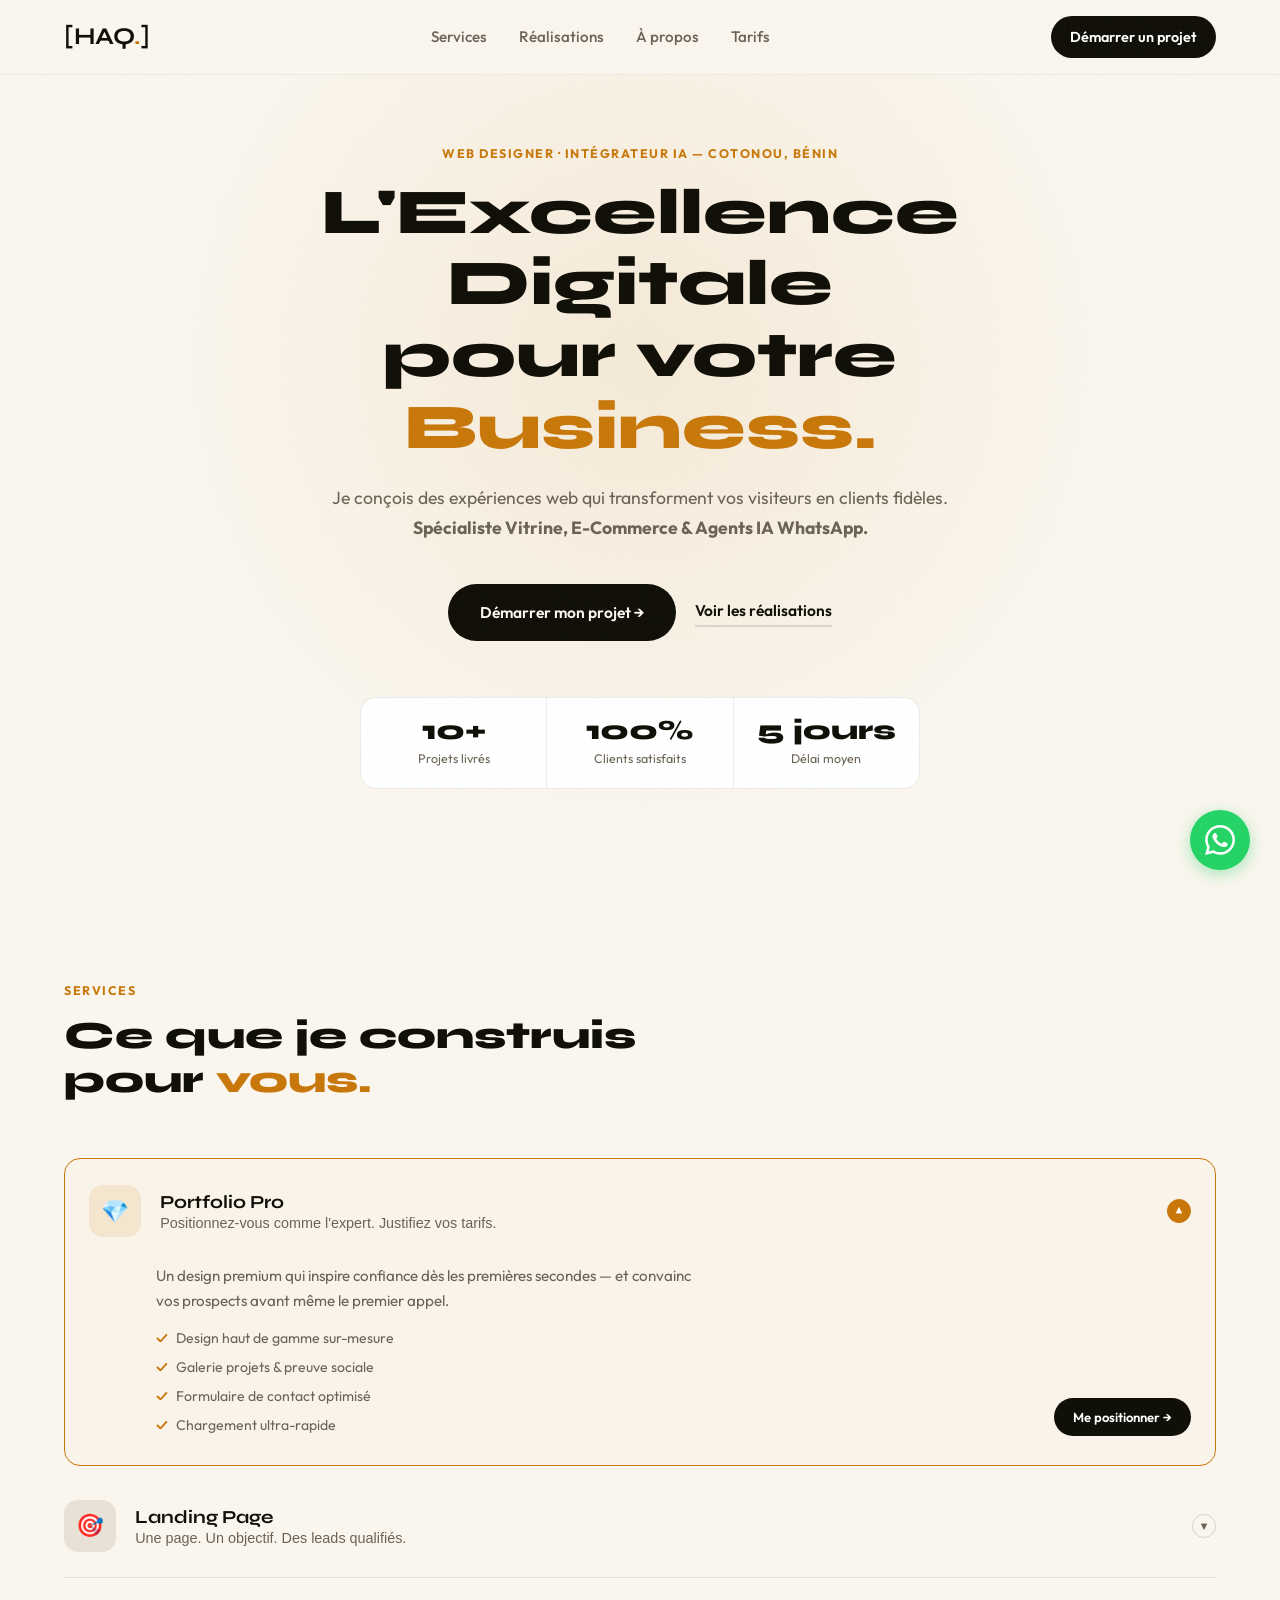
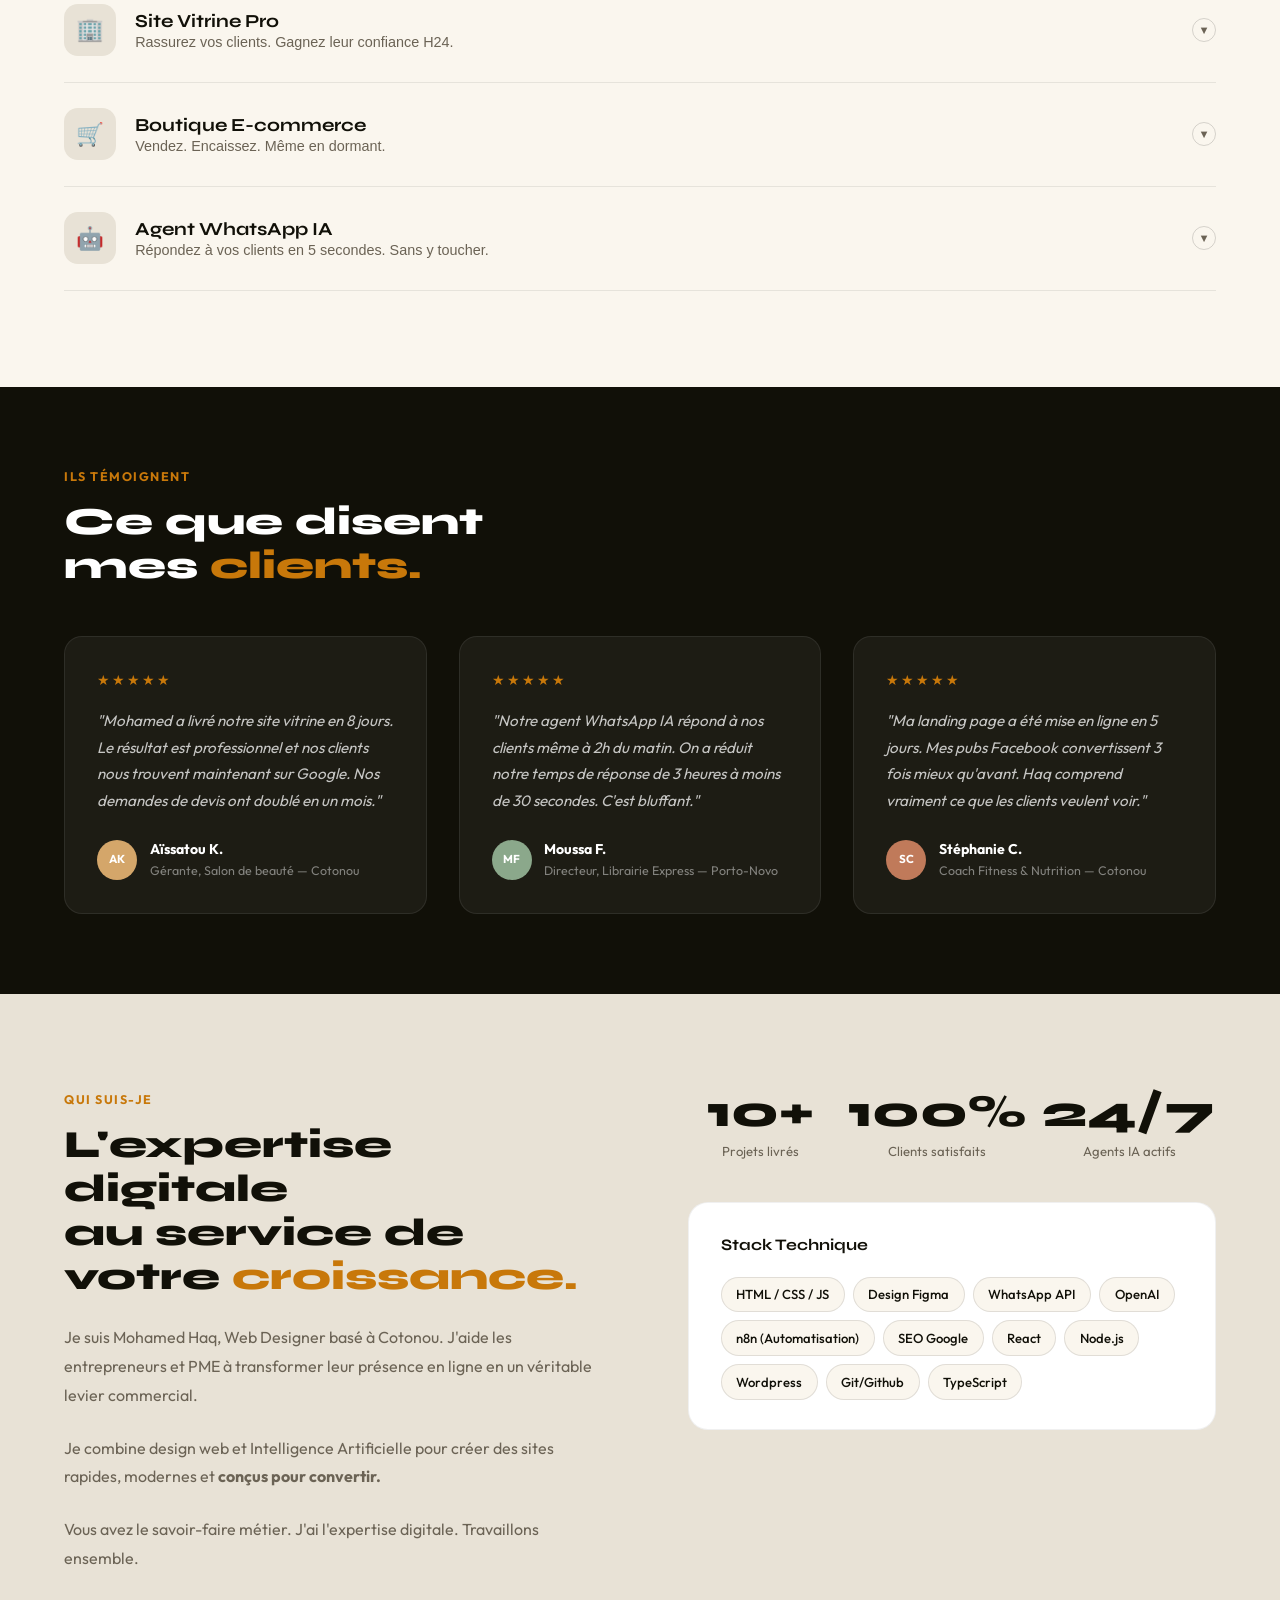
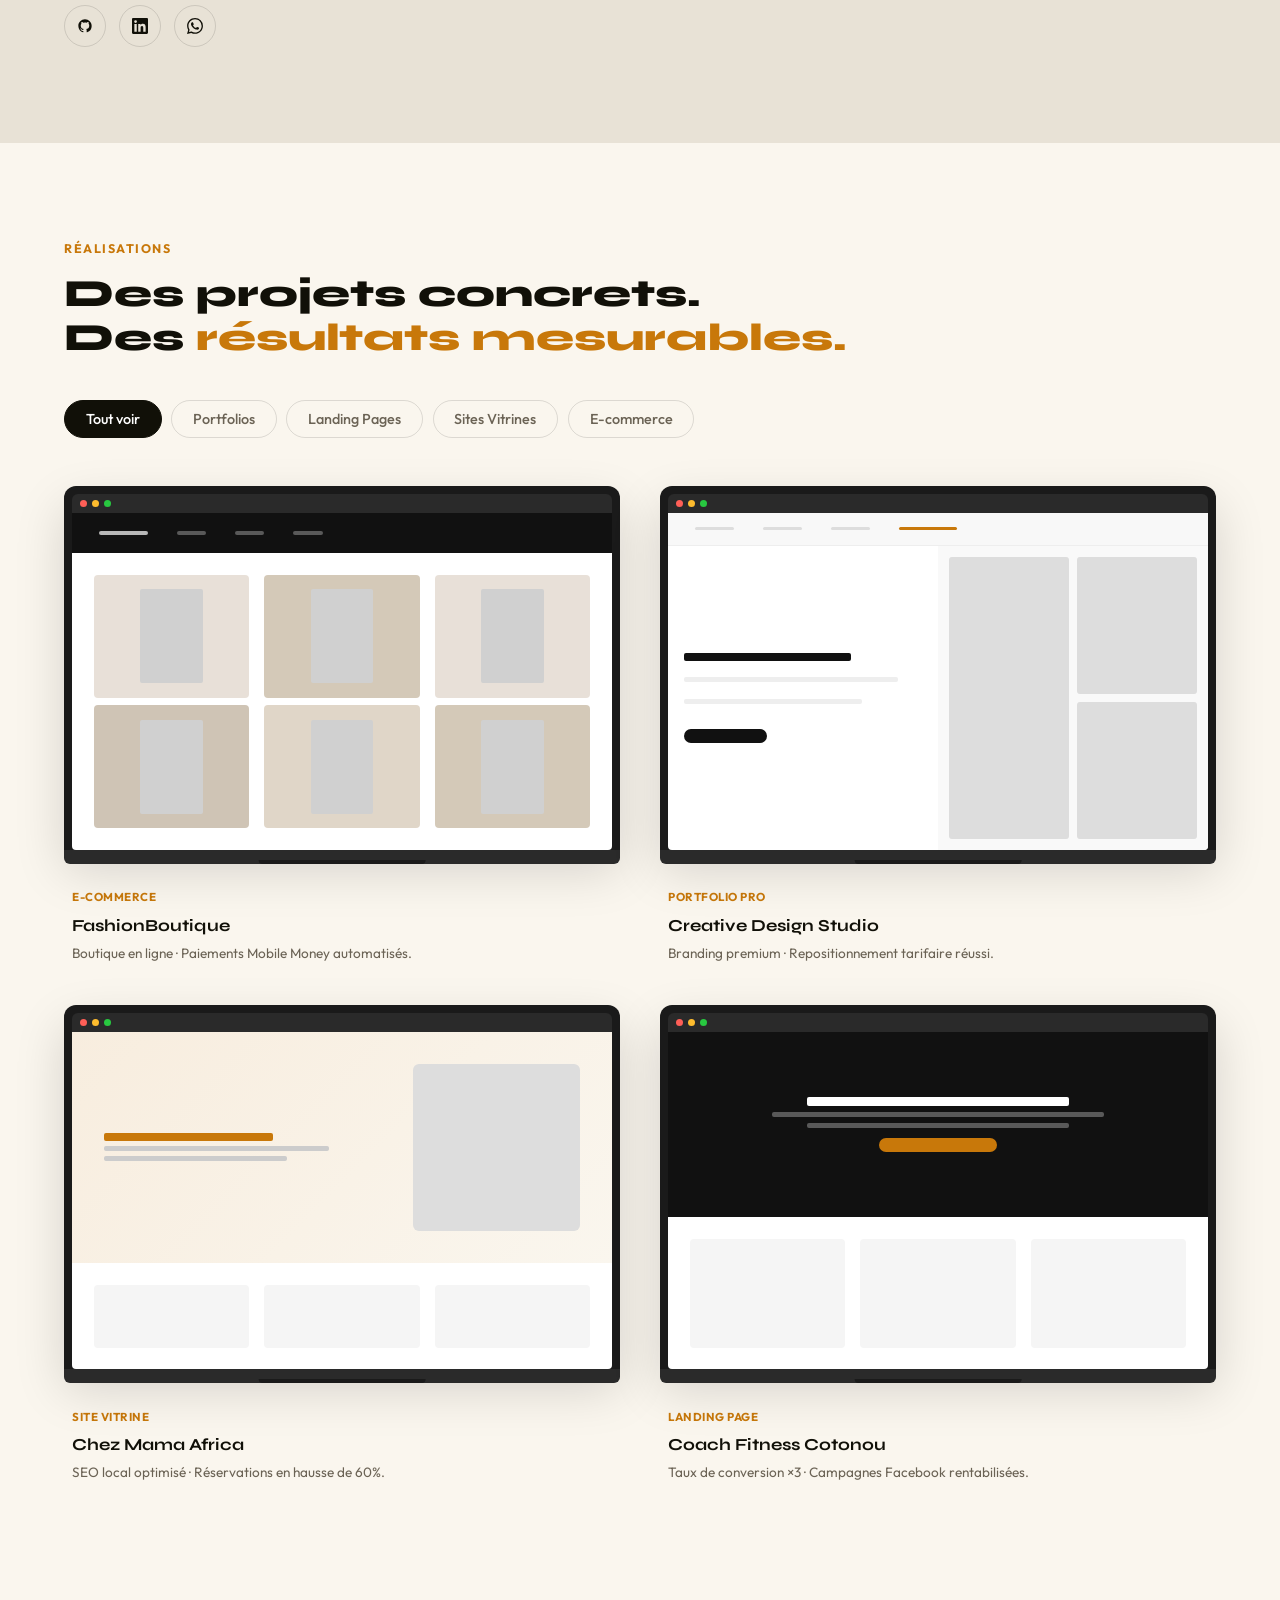
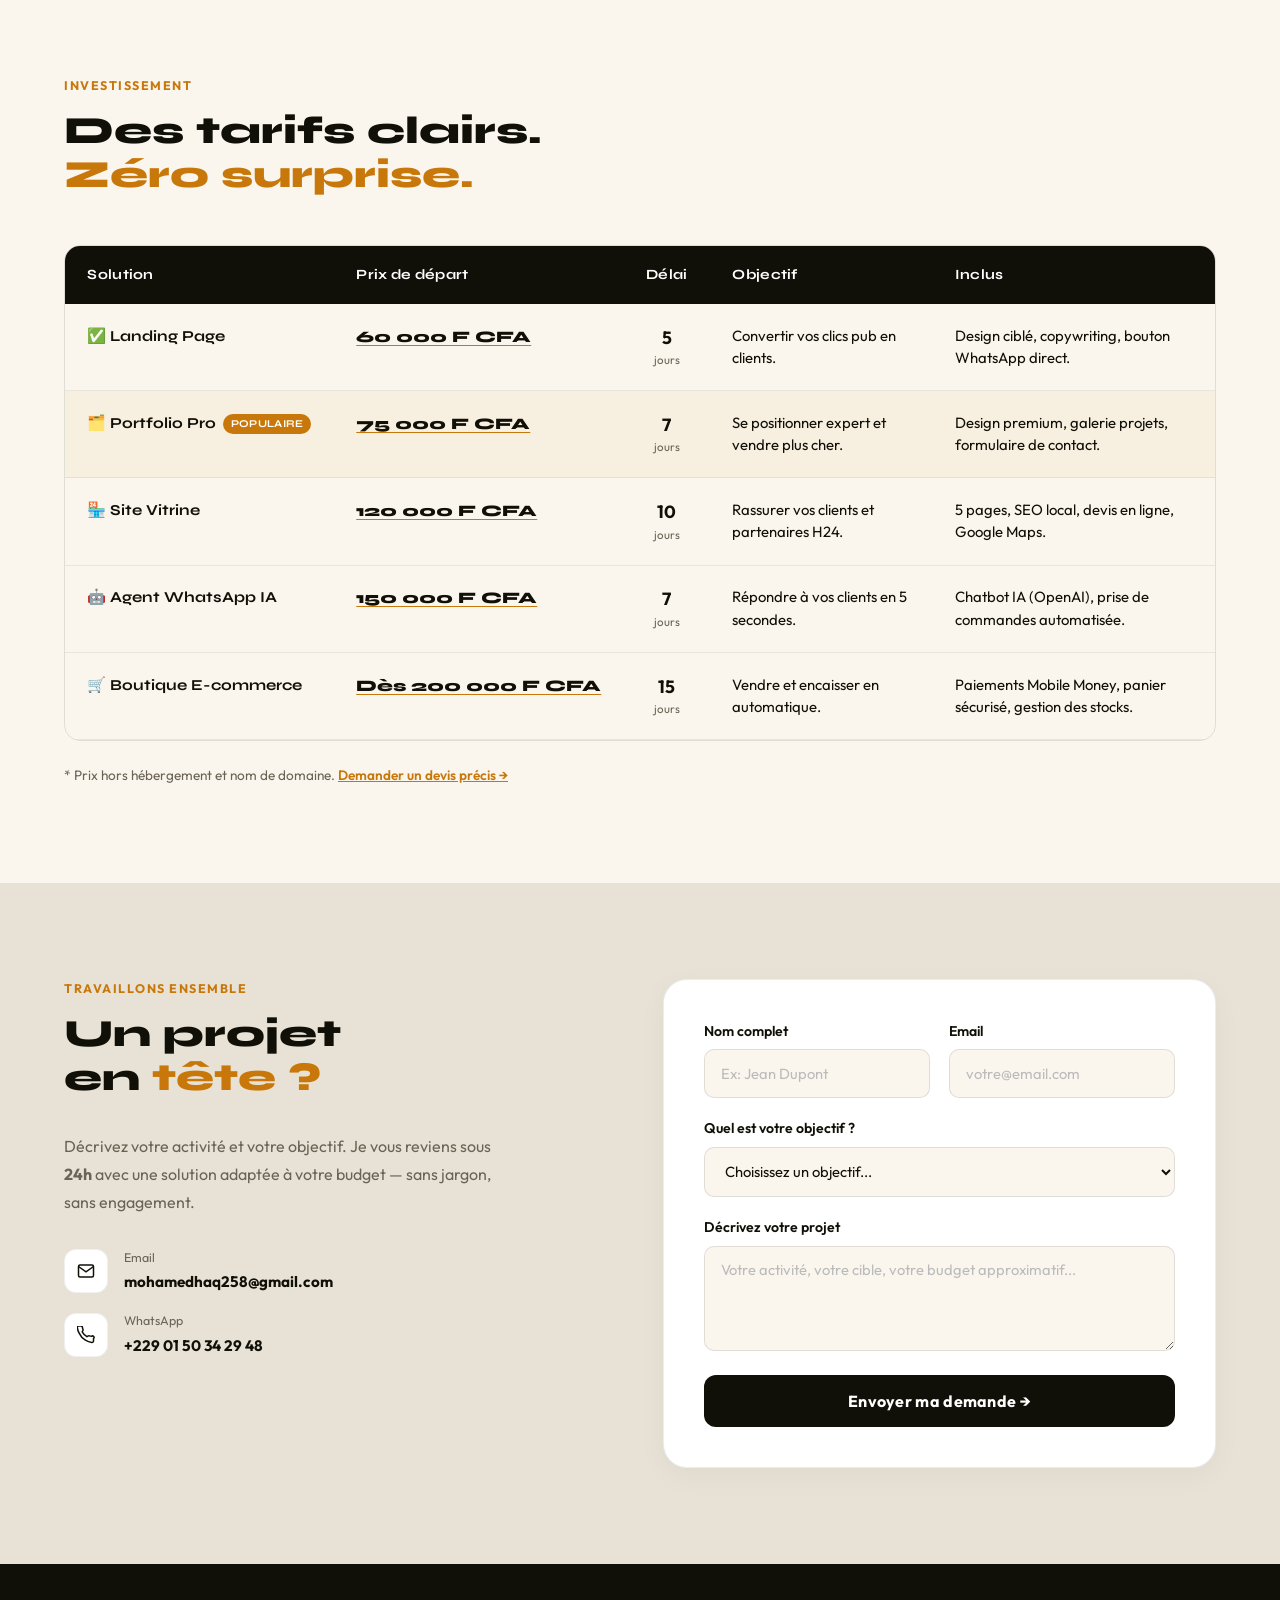
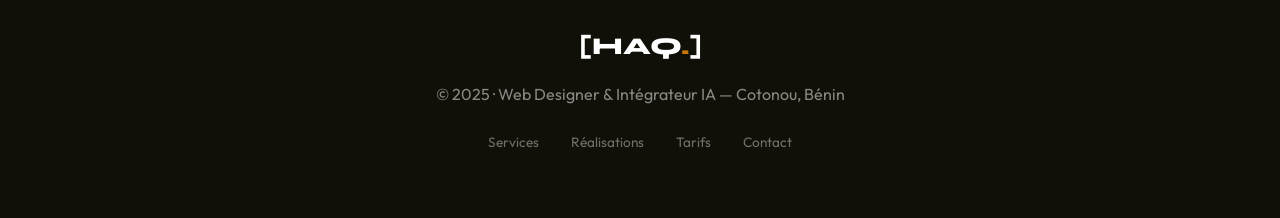
<file: my-portfoio.html>
<!DOCTYPE html>
<html lang="fr">
<head>
<meta charset="UTF-8">
<meta name="viewport" content="width=device-width, initial-scale=1.0">
<title>Mohamed Haq — Web Designer & Intégrateur IA à Cotonou</title>
<meta name="description" content="Mohamed Haq, Web Designer & Intégrateur IA à Cotonou. Sites vitrines, e-commerce, landing pages et agents IA WhatsApp pour les PME au Bénin.">
<meta name="keywords" content="Web designer Bénin, création site web Cotonou, développeur web, e-commerce, automatisation IA, site vitrine, landing page">
<meta property="og:title" content="Mohamed Haq — Web Designer & Intégrateur IA">
<meta property="og:description" content="Sites web et agents IA qui génèrent des clients — pendant que vous gérez votre métier.">
<meta property="og:type" content="website">
<meta property="og:image" content="https://ton-site.com/image-partage.jpg">

<link rel="preconnect" href="https://fonts.googleapis.com">
<link href="https://fonts.googleapis.com/css2?family=Syne:wght@700;800&family=Outfit:wght@300;400;500;600&display=swap" rel="stylesheet">
<style>
  :root { --ink: #111008; --cream: #FAF6EE; --amber: #C8780A; --amber-light: #F0A030; --terra: #B34A22; --sage: #5C6B4A; --warm-grey: #E8E2D6; --text-muted: #6B6355; --white: #FFFFFF; }
  *, *::before, *::after { box-sizing: border-box; margin: 0; padding: 0; }
  html { scroll-behavior: smooth; }
  body { font-family: 'Outfit', sans-serif; background: var(--cream); color: var(--ink); overflow-x: hidden; line-height: 1.6; }
  h1, h2, h3, .logo { font-family: 'Syne', sans-serif; }
  body::before { content: ''; position: fixed; inset: 0; background-image: url("data:image/svg+xml,%3Csvg viewBox='0 0 512 512' xmlns='http://www.w3.org/2000/svg'%3E%3Cfilter id='n'%3E%3CfeTurbulence type='fractalNoise' baseFrequency='0.75' numOctaves='4' stitchTiles='stitch'/%3E%3C/filter%3E%3Crect width='100%25' height='100%25' filter='url(%23n)' opacity='0.03'/%3E%3C/svg%3E"); pointer-events: none; z-index: 9999; opacity: 0.4; }

  /* NAV */
  nav { position: fixed; top: 0; width: 100%; padding: 1rem 5%; background: rgba(250,246,238,0.92); border-bottom: 1px solid rgba(0,0,0,0.05); backdrop-filter: blur(15px); display: flex; align-items: center; justify-content: space-between; z-index: 1000; }
  .logo { font-size: 1.5rem; font-weight: 800; color: var(--ink); text-decoration: none; position: relative; z-index: 1001; }
  .logo span { color: var(--amber); }
  .lien { list-style: none; display: flex; gap: 2rem; align-items: center; }
  .lien li a { text-decoration: none; font-size: 0.95rem; font-weight: 500; color: var(--text-muted); transition: 0.3s; }
  .lien li a:hover { color: var(--amber); }
  .btn-nav { padding: 0.6rem 1.2rem; border-radius: 30px; font-size: 0.9rem; font-weight: 600; color: white; background: var(--ink); border: none; cursor: pointer; transition: 0.3s; text-decoration: none; }
  .btn-nav:hover { background: var(--amber); }
  .menu-burger { display: none; flex-direction: column; gap: 5px; cursor: pointer; z-index: 1001; }
  .menu-burger span { width: 25px; height: 3px; background: var(--ink); transition: 0.3s; border-radius: 2px; }
  .mobile-only { display: none; }

  /* HERO — simplifié, centré, premium */
  .hero {
    padding: 9rem 5% 6rem;
    text-align: center;
    position: relative;
    overflow: hidden;
  }
  .hero-bg-circle {
    position: absolute;
    left: 50%; top: -10%;
    transform: translateX(-50%);
    width: 80vw; height: 70vw;
    border-radius: 50%;
    background: radial-gradient(circle, rgba(200,120,10,0.1) 0%, rgba(200,120,10,0.03) 50%, transparent 70%);
    pointer-events: none;
  }
  .hero-content { position: relative; max-width: 800px; margin: 0 auto; }
  .hero h1 { font-size: clamp(2.4rem, 5vw, 4rem); font-weight: 800; line-height: 1.12; margin-bottom: 1.2rem; }
  .hero h1 em { font-style: normal; color: var(--amber); }
  .hero-sub { font-size: 1.1rem; color: var(--text-muted); max-width: 54ch; margin: 0 auto 2.5rem; line-height: 1.75; }
  .hero-actions { display: flex; gap: 1.2rem; align-items: center; justify-content: center; flex-wrap: wrap; margin-bottom: 3.5rem; }
  .btn-primary { background: var(--ink); color: var(--cream); padding: 1rem 2rem; border-radius: 3rem; font-weight: 600; text-decoration: none; display: inline-flex; align-items: center; gap: 0.5rem; transition: 0.3s; font-size: 0.97rem; }
  .btn-primary:hover { background: var(--amber); transform: translateY(-3px); }
  .btn-secondary { color: var(--ink); font-weight: 600; text-decoration: none; display: inline-flex; align-items: center; gap: 0.5rem; font-size: 0.97rem; border-bottom: 2px solid rgba(0,0,0,0.12); padding-bottom: 2px; transition: 0.3s; }
  .btn-secondary:hover { border-color: var(--amber); color: var(--amber); }

  /* HERO STATS STRIP */
  .hero-stats { display: flex; justify-content: center; gap: 0; border: 1px solid rgba(0,0,0,0.08); border-radius: 16px; overflow: hidden; max-width: 560px; margin: 0 auto; background: white; }
  .hero-stat { flex: 1; padding: 1.2rem 1rem; border-right: 1px solid rgba(0,0,0,0.07); text-align: center; }
  .hero-stat:last-child { border-right: none; }
  .hero-stat-num { font-family: 'Syne', sans-serif; font-size: 1.7rem; font-weight: 800; color: var(--ink); display: block; line-height: 1; }
  .hero-stat-label { font-size: 0.78rem; color: var(--text-muted); display: block; margin-top: 0.3rem; }

  /* SECTIONS */
  .section { padding: 6rem 5%; }
  .section-label { color: var(--amber); font-weight: 700; text-transform: uppercase; font-size: 0.78rem; letter-spacing: 1.5px; margin-bottom: 0.8rem; }
  .section-title { font-size: 2.4rem; font-weight: 800; line-height: 1.15; }
  .section-title em { font-style: normal; color: var(--amber); }

  /* SERVICES */
  .services-header { margin-bottom: 3rem; }
  .accordion-list { list-style: none; display: flex; flex-direction: column; gap: 0; }
  .accordion-item { border-bottom: 1px solid rgba(0,0,0,0.08); transition: all 0.3s ease; }
  .accordion-item:first-child { border-top: 1px solid rgba(0,0,0,0.08); }
  .accordion-trigger { width: 100%; background: none; border: none; cursor: pointer; padding: 1.6rem 0; display: flex; align-items: center; gap: 1.2rem; text-align: left; transition: 0.25s; }
  .accordion-icon-wrap { width: 52px; height: 52px; border-radius: 14px; background: var(--warm-grey); display: flex; align-items: center; justify-content: center; font-size: 1.4rem; flex-shrink: 0; transition: background 0.3s; }
  .accordion-text { flex: 1; }
  .accordion-text strong { display: block; font-family: 'Syne', sans-serif; font-size: 1.15rem; font-weight: 700; color: var(--ink); margin-bottom: 0.15rem; }
  .accordion-text span { font-size: 0.9rem; color: var(--text-muted); }
  .accordion-chevron { width: 24px; height: 24px; border-radius: 50%; border: 1.5px solid rgba(0,0,0,0.15); display: flex; align-items: center; justify-content: center; color: var(--text-muted); flex-shrink: 0; transition: transform 0.35s, border-color 0.3s, background 0.3s; font-size: 0.7rem; }
  .accordion-body { display: grid; grid-template-rows: 0fr; transition: grid-template-rows 0.4s ease; overflow: hidden; }
  .accordion-body-inner { overflow: hidden; padding: 0 0 0 4.2rem; }
  .accordion-body-content { padding-bottom: 1.8rem; display: grid; grid-template-columns: 1fr auto; gap: 2rem; align-items: end; }
  .accordion-body-content p { font-size: 0.95rem; color: var(--text-muted); max-width: 55ch; line-height: 1.7; }
  .accordion-body-content ul { list-style: none; margin-top: 0.8rem; display: flex; flex-direction: column; gap: 0.4rem; }
  .accordion-body-content ul li { font-size: 0.88rem; color: var(--text-muted); display: flex; align-items: center; gap: 0.5rem; }
  .accordion-body-content ul li::before { content: '✓'; color: var(--amber); font-weight: 700; }
  .accordion-price { text-align: right; flex-shrink: 0; }
  .accordion-price a { display: inline-block; margin-top: 0.8rem; padding: 0.55rem 1.2rem; border-radius: 30px; background: var(--ink); color: white; font-size: 0.82rem; font-weight: 600; text-decoration: none; transition: 0.25s; }
  .accordion-price a:hover { background: var(--amber); }
  .accordion-item.active { border-color: var(--amber); border: 1.5px solid var(--amber); border-radius: 16px; padding: 0 1.5rem; margin: 0.5rem 0; background: rgba(200,120,10,0.02); }
  .accordion-item.active .accordion-icon-wrap { background: rgba(200,120,10,0.12); }
  .accordion-item.active .accordion-chevron { transform: rotate(180deg); border-color: var(--amber); background: var(--amber); color: white; }
  .accordion-item.active .accordion-body { grid-template-rows: 1fr; }
  .accordion-item:not(.active) { padding: 0; border-left: none; border-right: none; border-radius: 0; margin: 0; background: none; }
  .accordion-item:not(.active):first-child { border-top: 1px solid rgba(0,0,0,0.08); }

  /* PREUVES SOCIALES — nouvelle section */
  .proof-section { background: var(--ink); padding: 5rem 5%; }
  .proof-grid { display: grid; grid-template-columns: repeat(3, 1fr); gap: 2rem; margin-top: 3rem; }
  .proof-card { background: rgba(255,255,255,0.05); border: 1px solid rgba(255,255,255,0.08); border-radius: 18px; padding: 2rem; }
  .proof-stars { color: var(--amber); font-size: 0.9rem; margin-bottom: 1rem; letter-spacing: 2px; }
  .proof-text { font-size: 0.95rem; color: rgba(255,255,255,0.75); line-height: 1.75; margin-bottom: 1.5rem; font-style: italic; }
  .proof-author { display: flex; align-items: center; gap: 0.8rem; }
  .proof-avatar { width: 40px; height: 40px; border-radius: 50%; display: flex; align-items: center; justify-content: center; font-size: 0.72rem; font-weight: 700; color: white; flex-shrink: 0; }
  .proof-name { font-size: 0.88rem; font-weight: 700; color: white; display: block; }
  .proof-role { font-size: 0.78rem; color: rgba(255,255,255,0.45); display: block; }
  .proof-section .section-label { color: var(--amber); }
  .proof-section .section-title { color: white; max-width: 30ch; }

  /* ABOUT */
  .about-section { background: var(--warm-grey); display: grid; grid-template-columns: 1fr 1fr; gap: 6rem; align-items: start; }
  .about-left { display: flex; flex-direction: column; gap: 1.5rem; }
  .about-left p { font-size: 1rem; color: var(--text-muted); line-height: 1.8; }
  .about-socials { display: flex; gap: 0.8rem; margin-top: 0.5rem; }
  .about-social-btn { width: 42px; height: 42px; border-radius: 50%; border: 1.5px solid rgba(0,0,0,0.12); background: transparent; display: flex; align-items: center; justify-content: center; cursor: pointer; text-decoration: none; color: var(--ink); transition: 0.25s; }
  .about-social-btn:hover { border-color: var(--amber); color: var(--amber); background: rgba(200,120,10,0.06); }
  .about-right { display: flex; flex-direction: column; gap: 2.5rem; }
  .about-stats { display: grid; grid-template-columns: repeat(3, 1fr); gap: 1rem; }
  .about-stat { text-align: center; }
  .about-stat-number { font-family: 'Syne', sans-serif; font-size: 2.8rem; font-weight: 800; color: var(--ink); line-height: 1; display: block; }
  .about-stat-label { font-size: 0.82rem; color: var(--text-muted); margin-top: 0.4rem; display: block; }
  .about-tech-box { background: white; border-radius: 20px; padding: 1.8rem 2rem; border: 1px solid rgba(0,0,0,0.06); }
  .about-tech-box h4 { font-family: 'Syne', sans-serif; font-size: 1rem; font-weight: 700; color: var(--ink); margin-bottom: 1.2rem; }
  .tech-tags { display: flex; flex-wrap: wrap; gap: 0.5rem; }
  .tech-tag { padding: 0.4rem 0.9rem; border-radius: 30px; border: 1.5px solid rgba(0,0,0,0.1); font-size: 0.82rem; font-weight: 500; color: var(--ink); background: var(--cream); transition: 0.2s; }
  .tech-tag:hover { border-color: var(--amber); color: var(--amber); }

  /* PORTFOLIO */
  .portfolio-section { background: var(--cream); }
  .filter-tabs { display: flex; gap: 0.6rem; flex-wrap: wrap; margin: 2.5rem 0 3rem; }
  .filter-tab { padding: 0.55rem 1.3rem; border-radius: 30px; border: 1.5px solid rgba(0,0,0,0.12); background: transparent; font-family: 'Outfit', sans-serif; font-size: 0.9rem; font-weight: 500; color: var(--text-muted); cursor: pointer; transition: 0.25s; }
  .filter-tab:hover { border-color: var(--amber); color: var(--amber); }
  .filter-tab.active { background: var(--ink); color: white; border-color: var(--ink); }
  .projects-grid { display: grid; grid-template-columns: repeat(2, 1fr); gap: 2.5rem; }
  .project-card { cursor: pointer; transition: transform 0.3s ease; }
  .project-card:hover { transform: translateY(-6px); }
  .project-card[data-hidden="true"] { display: none; }
  .laptop-frame { position: relative; width: 100%; }
  .laptop-body { background: #1a1a1a; border-radius: 12px 12px 0 0; padding: 8px 8px 0; box-shadow: 0 20px 50px rgba(0,0,0,0.15); }
  .laptop-topbar { display: flex; align-items: center; gap: 5px; padding: 6px 8px; background: #2a2a2a; border-radius: 6px 6px 0 0; }
  .laptop-dot { width: 7px; height: 7px; border-radius: 50%; }
  .laptop-dot:nth-child(1) { background: #ff5f57; } .laptop-dot:nth-child(2) { background: #febc2e; } .laptop-dot:nth-child(3) { background: #28c840; }
  .laptop-screen { background: #f5f5f5; border-radius: 0 0 4px 4px; overflow: hidden; aspect-ratio: 16/10; display: flex; align-items: center; justify-content: center; position: relative; }
  .laptop-base { background: #2a2a2a; height: 14px; border-radius: 0 0 6px 6px; position: relative; }
  .laptop-base::after { content: ''; position: absolute; bottom: 0; left: 50%; transform: translateX(-50%); width: 30%; height: 4px; background: #1a1a1a; border-radius: 0 0 4px 4px; }
  .screen-ecommerce { background: white; width: 100%; height: 100%; display: flex; flex-direction: column; }
  .screen-nav { background: #111; height: 12%; display: flex; align-items: center; padding: 0 5%; gap: 6%; }
  .screen-nav-dot { width: 6%; height: 4px; background: rgba(255,255,255,0.3); border-radius: 2px; }
  .screen-nav-dot:first-child { background: rgba(255,255,255,0.7); width: 10%; }
  .screen-products { display: grid; grid-template-columns: repeat(3, 1fr); gap: 3%; padding: 4%; flex: 1; }
  .screen-product { background: #f0f0f0; border-radius: 4px; display: flex; align-items: center; justify-content: center; }
  .screen-product::after { content: ''; width: 40%; aspect-ratio: 2/3; background: #d0d0d0; border-radius: 2px; }
  .screen-portfolio { background: white; width: 100%; height: 100%; display: flex; flex-direction: column; }
  .screen-port-nav { height: 10%; background: #f8f8f8; border-bottom: 1px solid #eee; display: flex; align-items: center; padding: 0 5%; gap: 6%; }
  .screen-port-dot { width: 8%; height: 3px; background: #ddd; border-radius: 2px; }
  .screen-port-body { flex: 1; display: grid; grid-template-columns: 1fr 1fr; }
  .screen-port-left { padding: 6%; display: flex; flex-direction: column; justify-content: center; gap: 6%; }
  .screen-port-title { height: 8px; width: 70%; background: #111; border-radius: 2px; }
  .screen-port-sub { height: 5px; width: 90%; background: #eee; border-radius: 2px; }
  .screen-port-sub2 { height: 5px; width: 75%; background: #eee; border-radius: 2px; }
  .screen-port-btn { height: 14px; width: 35%; background: #111; border-radius: 10px; margin-top: 4%; }
  .screen-port-right { display: grid; grid-template-columns: 1fr 1fr; gap: 3%; padding: 4%; background: #f9f9f9; }
  .screen-port-img { background: #ddd; border-radius: 3px; }
  .screen-vitrine { background: white; width: 100%; height: 100%; display: flex; flex-direction: column; }
  .screen-vit-hero { flex: 0 0 45%; background: linear-gradient(135deg, #C8780A22, #FAF6EE); display: flex; align-items: center; padding: 6%; gap: 6%; }
  .screen-vit-text { display: flex; flex-direction: column; gap: 5px; flex: 1; }
  .screen-vit-t1 { height: 8px; width: 60%; background: #C8780A; border-radius: 2px; }
  .screen-vit-t2 { height: 5px; width: 80%; background: #ccc; border-radius: 2px; }
  .screen-vit-t3 { height: 5px; width: 65%; background: #ccc; border-radius: 2px; }
  .screen-vit-img { width: 35%; aspect-ratio: 1; background: #ddd; border-radius: 6px; }
  .screen-vit-cards { flex: 1; display: grid; grid-template-columns: repeat(3,1fr); gap: 3%; padding: 4%; }
  .screen-vit-card { background: #f5f5f5; border-radius: 4px; }
  .screen-landing { background: white; width: 100%; height: 100%; display: flex; flex-direction: column; }
  .screen-land-hero { flex: 0 0 55%; background: #111; display: flex; flex-direction: column; align-items: center; justify-content: center; gap: 6px; padding: 6%; }
  .screen-land-t { height: 9px; width: 55%; background: white; border-radius: 2px; }
  .screen-land-s { height: 5px; width: 70%; background: rgba(255,255,255,0.3); border-radius: 2px; }
  .screen-land-btn { height: 14px; width: 25%; background: var(--amber); border-radius: 10px; margin-top: 4px; }
  .screen-land-bottom { flex: 1; display: grid; grid-template-columns: repeat(3,1fr); gap: 3%; padding: 4%; }
  .screen-land-feat { background: #f5f5f5; border-radius: 4px; }
  .project-info { padding: 1.2rem 0.5rem 0; }
  .project-tag { display: inline-block; font-size: 0.72rem; font-weight: 700; text-transform: uppercase; letter-spacing: 0.5px; color: var(--amber); margin-bottom: 0.4rem; }
  .project-info h3 { font-size: 1.05rem; font-weight: 700; color: var(--ink); margin-bottom: 0.2rem; }
  .project-info p { font-size: 0.85rem; color: var(--text-muted); }

  /* TARIFS */
  .pricing-table-wrap { margin-top: 3rem; border-radius: 16px; overflow-x: auto; border: 1px solid rgba(0,0,0,0.1); }
  .pricing-table { width: 100%; border-collapse: collapse; font-size: 0.93rem; min-width: 650px; }
  .pricing-table thead tr { background: var(--ink); color: white; }
  .pricing-table thead th { padding: 1.1rem 1.4rem; text-align: left; font-family: 'Syne', sans-serif; font-size: 0.88rem; font-weight: 700; letter-spacing: 0.3px; white-space: nowrap; }
  .pricing-table tbody tr { border-bottom: 1px solid rgba(0,0,0,0.07); transition: background 0.2s; }
  .pricing-table tbody tr:hover { background: rgba(200,120,10,0.04); }
  .pricing-table tbody tr.highlight { background: rgba(200,120,10,0.06); }
  .pricing-table td { padding: 1.3rem 1.4rem; vertical-align: top; color: var(--ink); line-height: 1.5; }
  .pricing-table td:first-child { font-family: 'Syne', sans-serif; font-weight: 700; font-size: 0.95rem; white-space: nowrap; }
  .pricing-price { font-family: 'Syne', sans-serif; font-weight: 800; font-size: 1rem; color: var(--ink); text-decoration: underline; text-decoration-color: var(--amber); text-underline-offset: 3px; white-space: nowrap; }
  .pricing-delay { font-weight: 700; font-size: 1.1rem; text-align: center; }
  .pricing-delay small { display: block; font-size: 0.72rem; font-weight: 400; color: var(--text-muted); }
  .badge-pop { display: inline-block; background: var(--amber); color: white; font-size: 0.65rem; font-weight: 700; padding: 0.15rem 0.5rem; border-radius: 20px; margin-left: 0.4rem; vertical-align: middle; text-transform: uppercase; letter-spacing: 0.3px; }

  /* CONTACT */
  .contact-section { background: var(--warm-grey); }
  .contact-grid { display: grid; grid-template-columns: 1fr 1.1fr; gap: 6rem; align-items: start; }
  .contact-left { display: flex; flex-direction: column; gap: 2rem; }
  .contact-left p { font-size: 1rem; color: var(--text-muted); line-height: 1.75; max-width: 40ch; }
  .contact-infos { display: flex; flex-direction: column; gap: 1rem; }
  .contact-info-item { display: flex; align-items: center; gap: 1rem; }
  .contact-info-icon { width: 44px; height: 44px; background: white; border-radius: 12px; display: flex; align-items: center; justify-content: center; color: var(--ink); flex-shrink: 0; border: 1px solid rgba(0,0,0,0.06); }
  .contact-info-text small { display: block; font-size: 0.78rem; color: var(--text-muted); margin-bottom: 0.1rem; }
  .contact-info-text strong { font-size: 0.95rem; font-weight: 700; color: var(--ink); }
  .contact-form-card { background: white; border-radius: 24px; padding: 2.5rem; border: 1px solid rgba(0,0,0,0.07); box-shadow: 0 8px 30px rgba(0,0,0,0.04); }
  .form-row { display: grid; grid-template-columns: 1fr 1fr; gap: 1.2rem; margin-bottom: 1.2rem; }
  .form-group { display: flex; flex-direction: column; gap: 0.45rem; margin-bottom: 1.2rem; }
  .form-group:last-of-type { margin-bottom: 1.5rem; }
  .form-group label { font-size: 0.88rem; font-weight: 600; color: var(--ink); }
  input, select, textarea { padding: 0.85rem 1rem; border: 1.5px solid rgba(0,0,0,0.1); border-radius: 10px; font-family: 'Outfit', sans-serif; font-size: 0.92rem; color: var(--ink); background: var(--cream); outline: none; transition: border-color 0.2s; width: 100%; }
  input::placeholder, textarea::placeholder { color: #bbb; }
  input:focus, select:focus, textarea:focus { border-color: var(--amber); background: white; }
  .btn-contact-submit { width: 100%; padding: 1rem; background: var(--ink); color: white; border: none; border-radius: 12px; font-family: 'Outfit', sans-serif; font-size: 1rem; font-weight: 700; cursor: pointer; transition: 0.3s; letter-spacing: 0.3px; }
  .btn-contact-submit:hover { background: var(--amber); }

  /* WHATSAPP + FOOTER */
  .whatsapp-float { position: fixed; width: 60px; height: 60px; bottom: 30px; right: 30px; background-color: #25d366; color: #FFF; border-radius: 50px; text-align: center; font-size: 30px; box-shadow: 0px 4px 15px rgba(37,211,102,0.4); z-index: 1000; display: flex; align-items: center; justify-content: center; transition: transform 0.3s ease; }
  .whatsapp-float:hover { transform: scale(1.1); }
  footer { background: var(--ink); color: rgba(255,255,255,0.5); padding: 4rem 5%; text-align: center; }
  .footer-logo { font-size: 1.5rem; color: white; text-decoration: none; display: block; margin-bottom: 1rem; font-family: 'Syne', sans-serif; font-weight: 800; }
  .footer-links { display: flex; justify-content: center; gap: 2rem; margin-top: 1.5rem; flex-wrap: wrap; }
  .footer-links a { color: rgba(255,255,255,0.4); text-decoration: none; font-size: 0.85rem; transition: color 0.2s; }
  .footer-links a:hover { color: var(--amber); }

  @keyframes float { 0%, 100% { transform: translateY(0); } 50% { transform: translateY(-12px); } }
  .reveal { opacity: 0; transform: translateY(28px); transition: 0.7s ease-out; }
  .reveal.visible { opacity: 1; transform: translateY(0); }

  @media (max-width: 900px) {
    .btn-nav.desktop-only { display: none; }
    .menu-burger { display: flex; }
    .lien { position: absolute; top: 100%; left: 0; width: 100%; background: var(--cream); flex-direction: column; align-items: stretch; gap: 0; border-bottom: 1px solid rgba(0,0,0,0.1); box-shadow: 0 10px 20px rgba(0,0,0,0.05); max-height: 0; overflow: hidden; transition: max-height 0.3s ease; }
    .lien.active { max-height: 400px; }
    .lien li { text-align: center; }
    .lien li a { display: block; padding: 1.2rem; border-top: 1px solid rgba(0,0,0,0.05); }
    .mobile-only { display: block; background: var(--ink); }
    .mobile-only a { color: white !important; font-weight: 600; }
    .menu-burger.active span:nth-child(1) { transform: translateY(8px) rotate(45deg); }
    .menu-burger.active span:nth-child(2) { opacity: 0; }
    .menu-burger.active span:nth-child(3) { transform: translateY(-8px) rotate(-45deg); }
    .section { padding: 4rem 5%; }
    .section-title { font-size: 2rem; }
    .hero { padding: 8rem 5% 4rem; }
    .hero-stats { flex-direction: column; max-width: 100%; border: none; gap: 0; }
    .hero-stat { border-right: none; border-bottom: 1px solid rgba(0,0,0,0.07); }
    .hero-stat:last-child { border-bottom: none; }
    .about-section { grid-template-columns: 1fr; gap: 3rem; text-align: center; }
    .about-socials { justify-content: center; }
    .about-stats { grid-template-columns: repeat(3,1fr); }
    .about-stat-number { font-size: 2.2rem; }
    .accordion-trigger { padding: 1.2rem 0; gap: 1rem; }
    .accordion-icon-wrap { width: 45px; height: 45px; font-size: 1.2rem; }
    .accordion-body-inner { padding: 0 0 0 0.5rem; }
    .accordion-body-content { grid-template-columns: 1fr; gap: 1.5rem; }
    .accordion-price { text-align: left; }
    .accordion-item.active { padding: 0 1rem; }
    .filter-tabs { justify-content: center; margin: 1.5rem 0 2.5rem; }
    .projects-grid { grid-template-columns: 1fr; gap: 2rem; }
    .proof-grid { grid-template-columns: 1fr; }
    .pricing-table-wrap { border-radius: 10px; }
    .pricing-table td { font-size: 0.85rem; padding: 1rem; }
    .contact-grid { grid-template-columns: 1fr; gap: 3rem; text-align: center; }
    .contact-left p { max-width: 100%; }
    .contact-infos { align-items: center; text-align: left; }
    .contact-info-item { width: 100%; max-width: 300px; margin: 0 auto; }
    .form-row { grid-template-columns: 1fr; }
    .contact-form-card { padding: 1.5rem; }
    .whatsapp-float { width: 50px; height: 50px; bottom: 20px; right: 20px; }
    .whatsapp-float svg { width: 25px; height: 25px; }
  }
</style>
</head>
<body>

  <nav>
    <a href="#" class="logo"><b>[HAQ<span>.</span>]</b></a>
    <div class="menu-burger" id="mobile-menu-btn"><span></span><span></span><span></span></div>
    <ul class="lien" id="nav-links">
       <li><a href="#services">Services</a></li>
       <li><a href="#portfolio">Réalisations</a></li>
       <li><a href="#a-propos">À propos</a></li>
       <li><a href="#tarifs">Tarifs</a></li>
       <li class="mobile-only"><a href="#contact">Démarrer un projet</a></li>
    </ul>
    <a href="#contact" class="btn-nav desktop-only">Démarrer un projet</a>
  </nav>

  <!-- ═══════════════════════════════════════ HERO ═══ -->
  <header class="hero">
    <div class="hero-bg-circle"></div>
    <div class="hero-content reveal visible">
      <div class="section-label">Web Designer · Intégrateur IA — Cotonou, Bénin</div>
      <h1>L'Excellence Digitale<br>pour votre <em>Business.</em></h1>
      <p class="hero-sub">
        Je conçois des expériences web qui transforment vos visiteurs en clients fidèles.<br>
        <strong>Spécialiste Vitrine, E-Commerce &amp; Agents IA WhatsApp.</strong>
      </p>
      <div class="hero-actions">
        <a href="#contact" class="btn-primary">Démarrer mon projet →</a>
        <a href="#portfolio" class="btn-secondary">Voir les réalisations</a>
      </div>

      <!-- Strip de chiffres — preuve sociale immédiate -->
      <div class="hero-stats">
        <div class="hero-stat">
          <span class="hero-stat-num">10+</span>
          <span class="hero-stat-label">Projets livrés</span>
        </div>
        <div class="hero-stat">
          <span class="hero-stat-num">100%</span>
          <span class="hero-stat-label">Clients satisfaits</span>
        </div>
        <div class="hero-stat">
          <span class="hero-stat-num">5 jours</span>
          <span class="hero-stat-label">Délai moyen</span>
        </div>
      </div>
    </div>
  </header>

  <!-- ══════════════════════════════════════ SERVICES ═══ -->
  <section class="section" id="services">
    <div class="services-header reveal">
      <div class="section-label">Services</div>
      <h2 class="section-title">Ce que je construis<br>pour <em>vous.</em></h2>
    </div>

    <ul class="accordion-list reveal">
      <li class="accordion-item active">
        <button class="accordion-trigger" aria-expanded="true">
          <div class="accordion-icon-wrap">💎</div>
          <div class="accordion-text">
            <strong>Portfolio Pro</strong>
            <span>Positionnez-vous comme l'expert. Justifiez vos tarifs.</span>
          </div>
          <div class="accordion-chevron">▼</div>
        </button>
        <div class="accordion-body">
          <div class="accordion-body-inner">
            <div class="accordion-body-content">
              <div>
                <p>Un design premium qui inspire confiance dès les premières secondes — et convainc vos prospects avant même le premier appel.</p>
                <ul>
                  <li>Design haut de gamme sur-mesure</li>
                  <li>Galerie projets &amp; preuve sociale</li>
                  <li>Formulaire de contact optimisé</li>
                  <li>Chargement ultra-rapide</li>
                </ul>
              </div>
              <div class="accordion-price">
                <a href="#contact">Me positionner →</a>
              </div>
            </div>
          </div>
        </div>
      </li>

      <li class="accordion-item">
        <button class="accordion-trigger" aria-expanded="false">
          <div class="accordion-icon-wrap">🎯</div>
          <div class="accordion-text">
            <strong>Landing Page</strong>
            <span>Une page. Un objectif. Des leads qualifiés.</span>
          </div>
          <div class="accordion-chevron">▼</div>
        </button>
        <div class="accordion-body">
          <div class="accordion-body-inner">
            <div class="accordion-body-content">
              <div>
                <p>Conçue pour convertir les clics publicitaires en prospects chauds — idéale pour vos campagnes Facebook et Google Ads.</p>
                <ul>
                  <li>Copywriting persuasif orienté conversion</li>
                  <li>Bouton WhatsApp direct intégré</li>
                  <li>Optimisée pour les pubs Facebook/Google</li>
                  <li>Livraison en 5 jours</li>
                </ul>
              </div>
              <div class="accordion-price">
                <a href="#contact">Générer des leads →</a>
              </div>
            </div>
          </div>
        </div>
      </li>

      <li class="accordion-item">
        <button class="accordion-trigger" aria-expanded="false">
          <div class="accordion-icon-wrap">🏢</div>
          <div class="accordion-text">
            <strong>Site Vitrine Pro</strong>
            <span>Rassurez vos clients. Gagnez leur confiance H24.</span>
          </div>
          <div class="accordion-chevron">▼</div>
        </button>
        <div class="accordion-body">
          <div class="accordion-body-inner">
            <div class="accordion-body-content">
              <div>
                <p>Votre meilleur commercial — disponible 24h/24, 7j/7. Il présente votre offre, rassure vos prospects et génère des demandes de devis.</p>
                <ul>
                  <li>Jusqu'à 5 pages complètes</li>
                  <li>Référencement Google (SEO local)</li>
                  <li>Formulaire de devis intégré</li>
                  <li>Google Maps &amp; coordonnées</li>
                </ul>
              </div>
              <div class="accordion-price">
                <a href="#contact">Gagner en crédibilité →</a>
              </div>
            </div>
          </div>
        </div>
      </li>

      <li class="accordion-item">
        <button class="accordion-trigger" aria-expanded="false">
          <div class="accordion-icon-wrap">🛒</div>
          <div class="accordion-text">
            <strong>Boutique E-commerce</strong>
            <span>Vendez. Encaissez. Même en dormant.</span>
          </div>
          <div class="accordion-chevron">▼</div>
        </button>
        <div class="accordion-body">
          <div class="accordion-body-inner">
            <div class="accordion-body-content">
              <div>
                <p>Votre boutique prend les commandes, accepte les paiements Mobile Money et gère les stocks — sans la moindre intervention de votre part.</p>
                <ul>
                  <li>Paiements Mobile Money (MTN/Moov) &amp; CB</li>
                  <li>Gestion des stocks simplifiée</li>
                  <li>Tunnel de vente optimisé</li>
                  <li>Back-office facile à prendre en main</li>
                </ul>
              </div>
              <div class="accordion-price">
                <a href="#contact">Vendre en automatique →</a>
              </div>
            </div>
          </div>
        </div>
      </li>

      <li class="accordion-item">
        <button class="accordion-trigger" aria-expanded="false">
          <div class="accordion-icon-wrap">🤖</div>
          <div class="accordion-text">
            <strong>Agent WhatsApp IA</strong>
            <span>Répondez à vos clients en 5 secondes. Sans y toucher.</span>
          </div>
          <div class="accordion-chevron">▼</div>
        </button>
        <div class="accordion-body">
          <div class="accordion-body-inner">
            <div class="accordion-body-content">
              <div>
                <p>Un assistant IA qui gère vos conversations WhatsApp, qualifie vos prospects et prend les commandes à votre place — 7j/7, 24h/24.</p>
                <ul>
                  <li>Réponses instantanées, sans attente</li>
                  <li>Prise de commandes et rendez-vous automatisée</li>
                  <li>Filtre les curieux, retient les acheteurs</li>
                  <li>Vous récupérez des heures chaque semaine</li>
                </ul>
              </div>
              <div class="accordion-price">
                <a href="#contact">Déléguer à l'IA →</a>
              </div>
            </div>
          </div>
        </div>
      </li>
    </ul>
  </section>

  <!-- ════════════════════════════════════ TÉMOIGNAGES ═══ -->
  <section class="proof-section" id="temoignages">
    <div class="reveal">
      <div class="section-label">Ils témoignent</div>
      <h2 class="section-title" style="color:white;">Ce que disent<br>mes <em>clients.</em></h2>
    </div>
    <div class="proof-grid reveal">
      <div class="proof-card">
        <div class="proof-stars">★★★★★</div>
        <p class="proof-text">"Mohamed a livré notre site vitrine en 8 jours. Le résultat est professionnel et nos clients nous trouvent maintenant sur Google. Nos demandes de devis ont doublé en un mois."</p>
        <div class="proof-author">
          <div class="proof-avatar" style="background:#D4A66A;">AK</div>
          <div>
            <span class="proof-name">Aïssatou K.</span>
            <span class="proof-role">Gérante, Salon de beauté — Cotonou</span>
          </div>
        </div>
      </div>
      <div class="proof-card">
        <div class="proof-stars">★★★★★</div>
        <p class="proof-text">"Notre agent WhatsApp IA répond à nos clients même à 2h du matin. On a réduit notre temps de réponse de 3 heures à moins de 30 secondes. C'est bluffant."</p>
        <div class="proof-author">
          <div class="proof-avatar" style="background:#8BA88B;">MF</div>
          <div>
            <span class="proof-name">Moussa F.</span>
            <span class="proof-role">Directeur, Librairie Express — Porto-Novo</span>
          </div>
        </div>
      </div>
      <div class="proof-card">
        <div class="proof-stars">★★★★★</div>
        <p class="proof-text">"Ma landing page a été mise en ligne en 5 jours. Mes pubs Facebook convertissent 3 fois mieux qu'avant. Haq comprend vraiment ce que les clients veulent voir."</p>
        <div class="proof-author">
          <div class="proof-avatar" style="background:#C07A5A;">SC</div>
          <div>
            <span class="proof-name">Stéphanie C.</span>
            <span class="proof-role">Coach Fitness &amp; Nutrition — Cotonou</span>
          </div>
        </div>
      </div>
    </div>
  </section>

  <!-- ══════════════════════════════════════ À PROPOS ═══ -->
  <section class="section about-section" id="a-propos">
    <div class="about-left reveal">
      <div>
        <div class="section-label">Qui suis-je</div>
        <h2 class="section-title">L'expertise digitale<br>au service de votre <em>croissance.</em></h2>
      </div>
      <p>Je suis Mohamed Haq, Web Designer basé à Cotonou. J'aide les entrepreneurs et PME à transformer leur présence en ligne en un véritable levier commercial.</p>
      <p>Je combine design web et Intelligence Artificielle pour créer des sites rapides, modernes et <strong>conçus pour convertir.</strong></p>
      <p>Vous avez le savoir-faire métier. J'ai l'expertise digitale. Travaillons ensemble.</p>
      <div class="about-socials">
        <a href="#" class="about-social-btn" title="GitHub"><svg width="16" height="16" fill="currentColor" viewBox="0 0 24 24"><path d="M12 2C6.477 2 2 6.484 2 12.017c0 4.425 2.865 8.18 6.839 9.504.5.092.682-.217.682-.483 0-.237-.008-.868-.013-1.703-2.782.605-3.369-1.343-3.369-1.343-.454-1.158-1.11-1.466-1.11-1.466-.908-.62.069-.608.069-.608 1.003.07 1.531 1.032 1.531 1.032.892 1.53 2.341 1.088 2.91.832.092-.647.35-1.088.636-1.338-2.22-.253-4.555-1.113-4.555-4.951 0-1.093.39-1.988 1.029-2.688-.103-.253-.446-1.272.098-2.65 0 0 .84-.27 2.75 1.026A9.564 9.564 0 0112 6.844c.85.004 1.705.115 2.504.337 1.909-1.296 2.747-1.027 2.747-1.027.546 1.379.202 2.398.1 2.651.64.7 1.028 1.595 1.028 2.688 0 3.848-2.339 4.695-4.566 4.943.359.309.678.92.678 1.855 0 1.338-.012 2.419-.012 2.747 0 .268.18.58.688.482A10.019 10.019 0 0022 12.017C22 6.484 17.522 2 12 2z"/></svg></a>
        <a href="#" class="about-social-btn" title="LinkedIn"><svg width="16" height="16" fill="currentColor" viewBox="0 0 24 24"><path d="M20.447 20.452h-3.554v-5.569c0-1.328-.027-3.037-1.852-3.037-1.853 0-2.136 1.445-2.136 2.939v5.667H9.351V9h3.414v1.561h.046c.477-.9 1.637-1.85 3.37-1.85 3.601 0 4.267 2.37 4.267 5.455v6.286zM5.337 7.433a2.062 2.062 0 01-2.063-2.065 2.064 2.064 0 112.063 2.065zm1.782 13.019H3.555V9h3.564v11.452zM22.225 0H1.771C.792 0 0 .774 0 1.729v20.542C0 23.227.792 24 1.771 24h20.451C23.2 24 24 23.227 24 22.271V1.729C24 .774 23.2 0 22.222 0h.003z"/></svg></a>
        <a href="#contact" class="about-social-btn" title="WhatsApp"><svg width="16" height="16" fill="currentColor" viewBox="0 0 24 24"><path d="M17.472 14.382c-.297-.149-1.758-.867-2.03-.967-.273-.099-.471-.148-.67.15-.197.297-.767.966-.94 1.164-.173.199-.347.223-.644.075-.297-.15-1.255-.463-2.39-1.475-.883-.788-1.48-1.761-1.653-2.059-.173-.297-.018-.458.13-.606.134-.133.298-.347.446-.52.149-.174.198-.298.298-.497.099-.198.05-.371-.025-.52-.075-.149-.669-1.612-.916-2.207-.242-.579-.487-.5-.669-.51-.173-.008-.371-.01-.57-.01-.198 0-.52.074-.792.372-.272.297-1.04 1.016-1.04 2.479 0 1.462 1.065 2.875 1.213 3.074.149.198 2.096 3.2 5.077 4.487.709.306 1.262.489 1.694.625.712.227 1.36.195 1.871.118.571-.085 1.758-.719 2.006-1.413.248-.694.248-1.289.173-1.413-.074-.124-.272-.198-.57-.347m-5.421 7.403h-.004a9.87 9.87 0 01-5.031-1.378l-.361-.214-3.741.982.998-3.648-.235-.374a9.86 9.86 0 01-1.51-5.26c.001-5.45 4.436-9.884 9.888-9.884 2.64 0 5.122 1.03 6.988 2.898a9.825 9.825 0 012.893 6.994c-.003 5.45-4.437 9.884-9.885 9.884m8.413-18.297A11.815 11.815 0 0012.05 0C5.495 0 .16 5.335.157 11.892c0 2.096.547 4.142 1.588 5.945L.057 24l6.305-1.654a11.882 11.882 0 005.683 1.448h.005c6.554 0 11.89-5.335 11.893-11.893a11.821 11.821 0 00-3.48-8.413z"/></svg></a>
      </div>
    </div>
    <div class="about-right reveal">
      <div class="about-stats">
        <div class="about-stat">
          <span class="about-stat-number">10+</span>
          <span class="about-stat-label">Projets livrés</span>
        </div>
        <div class="about-stat">
          <span class="about-stat-number">100%</span>
          <span class="about-stat-label">Clients satisfaits</span>
        </div>
        <div class="about-stat">
          <span class="about-stat-number">24/7</span>
          <span class="about-stat-label">Agents IA actifs</span>
        </div>
      </div>
      <div class="about-tech-box">
        <h4>Stack Technique</h4>
        <div class="tech-tags">
          <span class="tech-tag">HTML / CSS / JS</span>
          <span class="tech-tag">Design Figma</span>
          <span class="tech-tag">WhatsApp API</span>
          <span class="tech-tag">OpenAI</span>
          <span class="tech-tag">n8n (Automatisation)</span>
          <span class="tech-tag">SEO Google</span>
          <span class="tech-tag">React</span>
          <span class="tech-tag">Node.js</span>
          <span class="tech-tag">Wordpress</span>
          <span class="tech-tag">Git/Github</span>
          <span class="tech-tag">TypeScript</span>
        </div>
      </div>
    </div>
  </section>

  <!-- ══════════════════════════════════════ PORTFOLIO ═══ -->
  <section class="section portfolio-section" id="portfolio">
    <div class="reveal">
      <div class="section-label">Réalisations</div>
      <h2 class="section-title">Des projets concrets.<br>Des <em>résultats mesurables.</em></h2>
    </div>

    <div class="filter-tabs reveal">
      <button class="filter-tab active" data-filter="tous">Tout voir</button>
      <button class="filter-tab" data-filter="portfolio">Portfolios</button>
      <button class="filter-tab" data-filter="landing">Landing Pages</button>
      <button class="filter-tab" data-filter="vitrine">Sites Vitrines</button>
      <button class="filter-tab" data-filter="ecommerce">E-commerce</button>
    </div>

    <div class="projects-grid">
      <div class="project-card reveal" data-category="ecommerce">
        <div class="laptop-frame">
          <div class="laptop-body"><div class="laptop-topbar"><div class="laptop-dot"></div><div class="laptop-dot"></div><div class="laptop-dot"></div></div>
            <div class="laptop-screen"><div class="screen-ecommerce"><div class="screen-nav"><div class="screen-nav-dot"></div><div class="screen-nav-dot"></div><div class="screen-nav-dot"></div><div class="screen-nav-dot"></div></div><div class="screen-products"><div class="screen-product" style="background:#e8e0d8;"></div><div class="screen-product" style="background:#d4c9b8;"></div><div class="screen-product" style="background:#e8e0d8;"></div><div class="screen-product" style="background:#cfc4b5;"></div><div class="screen-product" style="background:#e0d6c8;"></div><div class="screen-product" style="background:#d4c9b8;"></div></div></div></div>
          </div>
          <div class="laptop-base"></div>
        </div>
        <div class="project-info">
          <span class="project-tag">E-commerce</span>
          <h3>FashionBoutique</h3>
          <p>Boutique en ligne · Paiements Mobile Money automatisés.</p>
        </div>
      </div>

      <div class="project-card reveal" data-category="portfolio">
        <div class="laptop-frame">
          <div class="laptop-body"><div class="laptop-topbar"><div class="laptop-dot"></div><div class="laptop-dot"></div><div class="laptop-dot"></div></div>
            <div class="laptop-screen"><div class="screen-portfolio"><div class="screen-port-nav"><div class="screen-port-dot"></div><div class="screen-port-dot"></div><div class="screen-port-dot"></div><div class="screen-port-dot" style="background:#C8780A; width:12%;"></div></div><div class="screen-port-body"><div class="screen-port-left"><div class="screen-port-title"></div><div class="screen-port-sub"></div><div class="screen-port-sub2"></div><div class="screen-port-btn"></div></div><div class="screen-port-right"><div class="screen-port-img" style="grid-row: span 2;"></div><div class="screen-port-img"></div><div class="screen-port-img"></div></div></div></div></div>
          </div>
          <div class="laptop-base"></div>
        </div>
        <div class="project-info">
          <span class="project-tag">Portfolio Pro</span>
          <h3>Creative Design Studio</h3>
          <p>Branding premium · Repositionnement tarifaire réussi.</p>
        </div>
      </div>

      <div class="project-card reveal" data-category="vitrine">
        <div class="laptop-frame">
          <div class="laptop-body"><div class="laptop-topbar"><div class="laptop-dot"></div><div class="laptop-dot"></div><div class="laptop-dot"></div></div>
            <div class="laptop-screen"><div class="screen-vitrine"><div class="screen-vit-hero"><div class="screen-vit-text"><div class="screen-vit-t1"></div><div class="screen-vit-t2"></div><div class="screen-vit-t3"></div></div><div class="screen-vit-img"></div></div><div class="screen-vit-cards"><div class="screen-vit-card"></div><div class="screen-vit-card"></div><div class="screen-vit-card"></div></div></div></div>
          </div>
          <div class="laptop-base"></div>
        </div>
        <div class="project-info">
          <span class="project-tag">Site Vitrine</span>
          <h3>Chez Mama Africa</h3>
          <p>SEO local optimisé · Réservations en hausse de 60%.</p>
        </div>
      </div>

      <div class="project-card reveal" data-category="landing">
        <div class="laptop-frame">
          <div class="laptop-body"><div class="laptop-topbar"><div class="laptop-dot"></div><div class="laptop-dot"></div><div class="laptop-dot"></div></div>
            <div class="laptop-screen"><div class="screen-landing"><div class="screen-land-hero"><div class="screen-land-t"></div><div class="screen-land-s"></div><div class="screen-land-s" style="width:55%;"></div><div class="screen-land-btn"></div></div><div class="screen-land-bottom"><div class="screen-land-feat"></div><div class="screen-land-feat"></div><div class="screen-land-feat"></div></div></div></div>
          </div>
          <div class="laptop-base"></div>
        </div>
        <div class="project-info">
          <span class="project-tag">Landing Page</span>
          <h3>Coach Fitness Cotonou</h3>
          <p>Taux de conversion ×3 · Campagnes Facebook rentabilisées.</p>
        </div>
      </div>
    </div>
  </section>

  <!-- ═════════════════════════════════════════ TARIFS ═══ -->
  <section class="section" id="tarifs">
    <div class="reveal" style="margin-bottom: 3rem;">
      <div class="section-label">Investissement</div>
      <h2 class="section-title">Des tarifs clairs.<br><em>Zéro surprise.</em></h2>
    </div>

    <div class="pricing-table-wrap reveal">
      <table class="pricing-table">
        <thead>
          <tr>
            <th>Solution</th>
            <th>Prix de départ</th>
            <th>Délai</th>
            <th>Objectif</th>
            <th>Inclus</th>
          </tr>
        </thead>
        <tbody>
          <tr>
            <td>✅ Landing Page</td>
            <td><span class="pricing-price">60 000 F CFA</span></td>
            <td class="pricing-delay">5<small>jours</small></td>
            <td>Convertir vos clics pub en clients.</td>
            <td>Design ciblé, copywriting, bouton WhatsApp direct.</td>
          </tr>
          <tr class="highlight">
            <td>🗂️ Portfolio Pro<span class="badge-pop">Populaire</span></td>
            <td><span class="pricing-price">75 000 F CFA</span></td>
            <td class="pricing-delay">7<small>jours</small></td>
            <td>Se positionner expert et vendre plus cher.</td>
            <td>Design premium, galerie projets, formulaire de contact.</td>
          </tr>
          <tr>
            <td>🏪 Site Vitrine</td>
            <td><span class="pricing-price">120 000 F CFA</span></td>
            <td class="pricing-delay">10<small>jours</small></td>
            <td>Rassurer vos clients et partenaires H24.</td>
            <td>5 pages, SEO local, devis en ligne, Google Maps.</td>
          </tr>
          <tr>
            <td>🤖 Agent WhatsApp IA</td>
            <td><span class="pricing-price">150 000 F CFA</span></td>
            <td class="pricing-delay">7<small>jours</small></td>
            <td>Répondre à vos clients en 5 secondes.</td>
            <td>Chatbot IA (OpenAI), prise de commandes automatisée.</td>
          </tr>
          <tr>
            <td>🛒 Boutique E-commerce</td>
            <td><span class="pricing-price">Dès 200 000 F CFA</span></td>
            <td class="pricing-delay">15<small>jours</small></td>
            <td>Vendre et encaisser en automatique.</td>
            <td>Paiements Mobile Money, panier sécurisé, gestion des stocks.</td>
          </tr>
        </tbody>
      </table>
    </div>
    <p class="reveal" style="margin-top:1.5rem; font-size:0.85rem; color:var(--text-muted);">
      * Prix hors hébergement et nom de domaine. <a href="#contact" style="color:var(--amber); font-weight:600;">Demander un devis précis →</a>
    </p>
  </section>

  <!-- ══════════════════════════════════════ CONTACT ═══ -->
  <section class="section contact-section" id="contact">
    <div class="contact-grid">
      <div class="contact-left reveal">
        <div>
          <div class="section-label">Travaillons ensemble</div>
          <h2 class="section-title">Un projet<br>en <em>tête ?</em></h2>
        </div>
        <p>Décrivez votre activité et votre objectif. Je vous reviens sous <strong>24h</strong> avec une solution adaptée à votre budget — sans jargon, sans engagement.</p>
        <div class="contact-infos">
          <div class="contact-info-item">
            <div class="contact-info-icon"><svg width="18" height="18" fill="none" stroke="currentColor" stroke-width="2" viewBox="0 0 24 24"><path d="M4 4h16c1.1 0 2 .9 2 2v12c0 1.1-.9 2-2 2H4c-1.1 0-2-.9-2-2V6c0-1.1.9-2 2-2z"/><polyline points="22,6 12,13 2,6"/></svg></div>
            <div class="contact-info-text"><small>Email</small><strong>mohamedhaq258@gmail.com</strong></div>
          </div>
          <div class="contact-info-item">
            <div class="contact-info-icon"><svg width="18" height="18" fill="none" stroke="currentColor" stroke-width="2" viewBox="0 0 24 24"><path d="M22 16.92v3a2 2 0 01-2.18 2 19.79 19.79 0 01-8.63-3.07A19.5 19.5 0 013.07 9.81 19.79 19.79 0 01.28 1.18 2 2 0 012.27 0h3a2 2 0 012 1.72c.127.96.361 1.903.7 2.81a2 2 0 01-.45 2.11L6.91 7.91a16 16 0 006.29 6.29l1.27-.64a2 2 0 012.11-.45c.907.339 1.85.573 2.81.7A2 2 0 0122 16.92z"/></svg></div>
            <div class="contact-info-text"><small>WhatsApp</small><strong>+229 01 50 34 29 48</strong></div>
          </div>
        </div>
      </div>

      <form class="contact-form-card reveal" action="https://formspree.io/f/mreovgov" method="POST" id="contact-form">
        <div class="form-row">
          <div class="form-group" style="margin-bottom:0">
            <label>Nom complet</label>
            <input type="text" name="nom" placeholder="Ex: Jean Dupont" required>
          </div>
          <div class="form-group" style="margin-bottom:0">
            <label>Email</label>
            <input type="email" name="email" placeholder="votre@email.com" required>
          </div>
        </div>
        <div class="form-group">
          <label>Quel est votre objectif ?</label>
          <select name="objectif" required>
            <option value="" disabled selected>Choisissez un objectif...</option>
            <option value="Trouver des clients">Attirer des clients (Landing / Site Vitrine)</option>
            <option value="Portfolio Pro">Me positionner expert (Portfolio Pro)</option>
            <option value="E-commerce">Automatiser mes ventes (E-commerce)</option>
            <option value="Agent IA">Déléguer à l'IA (Agent WhatsApp)</option>
          </select>
        </div>
        <div class="form-group">
          <label>Décrivez votre projet</label>
          <textarea rows="4" name="message" placeholder="Votre activité, votre cible, votre budget approximatif..." required></textarea>
        </div>
        <button type="submit" class="btn-contact-submit" id="submit-btn">
          Envoyer ma demande →
        </button>
      </form>
    </div>
  </section>

  <footer>
    <a href="#" class="footer-logo">[HAQ<span style="color:var(--amber);">.</span>]</a>
    <p>© 2025 · Web Designer & Intégrateur IA — Cotonou, Bénin</p>
    <div class="footer-links">
      <a href="#services">Services</a>
      <a href="#portfolio">Réalisations</a>
      <a href="#tarifs">Tarifs</a>
      <a href="#contact">Contact</a>
    </div>
  </footer>

  <a href="https://wa.me/2290150342948?text=Bonjour%20Mohamed,%20je%20souhaite%20discuter%20d'un%20projet%20web" class="whatsapp-float" target="_blank" aria-label="Contactez-moi sur WhatsApp">
    <svg viewBox="0 0 24 24" width="30" height="30" fill="white"><path d="M17.472 14.382c-.297-.149-1.758-.867-2.03-.967-.273-.099-.471-.148-.67.15-.197.297-.767.966-.94 1.164-.173.199-.347.223-.644.075-.297-.15-1.255-.463-2.39-1.475-.883-.788-1.48-1.761-1.653-2.059-.173-.297-.018-.458.13-.606.134-.133.298-.347.446-.52.149-.174.198-.298.298-.497.099-.198.05-.371-.025-.52-.075-.149-.669-1.612-.916-2.207-.242-.579-.487-.5-.669-.51-.173-.008-.371-.01-.57-.01-.198 0-.52.074-.792.372-.272.297-1.04 1.016-1.04 2.479 0 1.462 1.065 2.875 1.213 3.074.149.198 2.096 3.2 5.077 4.487.709.306 1.262.489 1.694.625.712.227 1.36.195 1.871.118.571-.085 1.758-.719 2.006-1.413.248-.694.248-1.289.173-1.413-.074-.124-.272-.198-.57-.347m-5.421 7.403h-.004a9.87 9.87 0 01-5.031-1.378l-.361-.214-3.741.982.998-3.648-.235-.374a9.86 9.86 0 01-1.51-5.26c.001-5.45 4.436-9.884 9.888-9.884 2.64 0 5.122 1.03 6.988 2.898a9.825 9.825 0 012.893 6.994c-.003 5.45-4.437 9.884-9.885 9.884m8.413-18.297A11.815 11.815 0 0012.05 0C5.495 0 .16 5.335.157 11.892c0 2.096.547 4.142 1.588 5.945L.057 24l6.305-1.654a11.882 11.882 0 005.683 1.448h.005c6.554 0 11.89-5.335 11.893-11.893a11.821 11.821 0 00-3.48-8.413z"/></svg>
  </a>

  <script>
    const observer = new IntersectionObserver((entries) => {
      entries.forEach(entry => { if (entry.isIntersecting) entry.target.classList.add('visible'); });
    }, { threshold: 0.1 });
    document.querySelectorAll('.reveal').forEach(el => observer.observe(el));

    document.querySelectorAll('.filter-tab').forEach(tab => {
      tab.addEventListener('click', () => {
        document.querySelectorAll('.filter-tab').forEach(t => t.classList.remove('active'));
        tab.classList.add('active');
        const filter = tab.dataset.filter;
        document.querySelectorAll('.project-card').forEach(card => {
          const show = filter === 'tous' || card.dataset.category === filter;
          card.style.display = show ? 'block' : 'none';
        });
      });
    });

    document.querySelectorAll('.accordion-trigger').forEach(trigger => {
      trigger.addEventListener('click', () => {
        const item = trigger.closest('.accordion-item');
        const isActive = item.classList.contains('active');
        document.querySelectorAll('.accordion-item').forEach(i => {
          i.classList.remove('active');
          i.querySelector('.accordion-trigger').setAttribute('aria-expanded', 'false');
        });
        if (!isActive) { item.classList.add('active'); trigger.setAttribute('aria-expanded', 'true'); }
      });
    });

    const menuBtn = document.getElementById('mobile-menu-btn');
    const navLinks = document.getElementById('nav-links');
    menuBtn.addEventListener('click', () => {
      menuBtn.classList.toggle('active');
      navLinks.classList.toggle('active');
    });
    document.querySelectorAll('.lien li a').forEach(link => {
      link.addEventListener('click', () => { menuBtn.classList.remove('active'); navLinks.classList.remove('active'); });
    });

    document.getElementById('contact-form').addEventListener('submit', function() {
      document.getElementById('submit-btn').textContent = 'Envoi en cours...';
    });
  </script>
</body>
</html>
</file>
